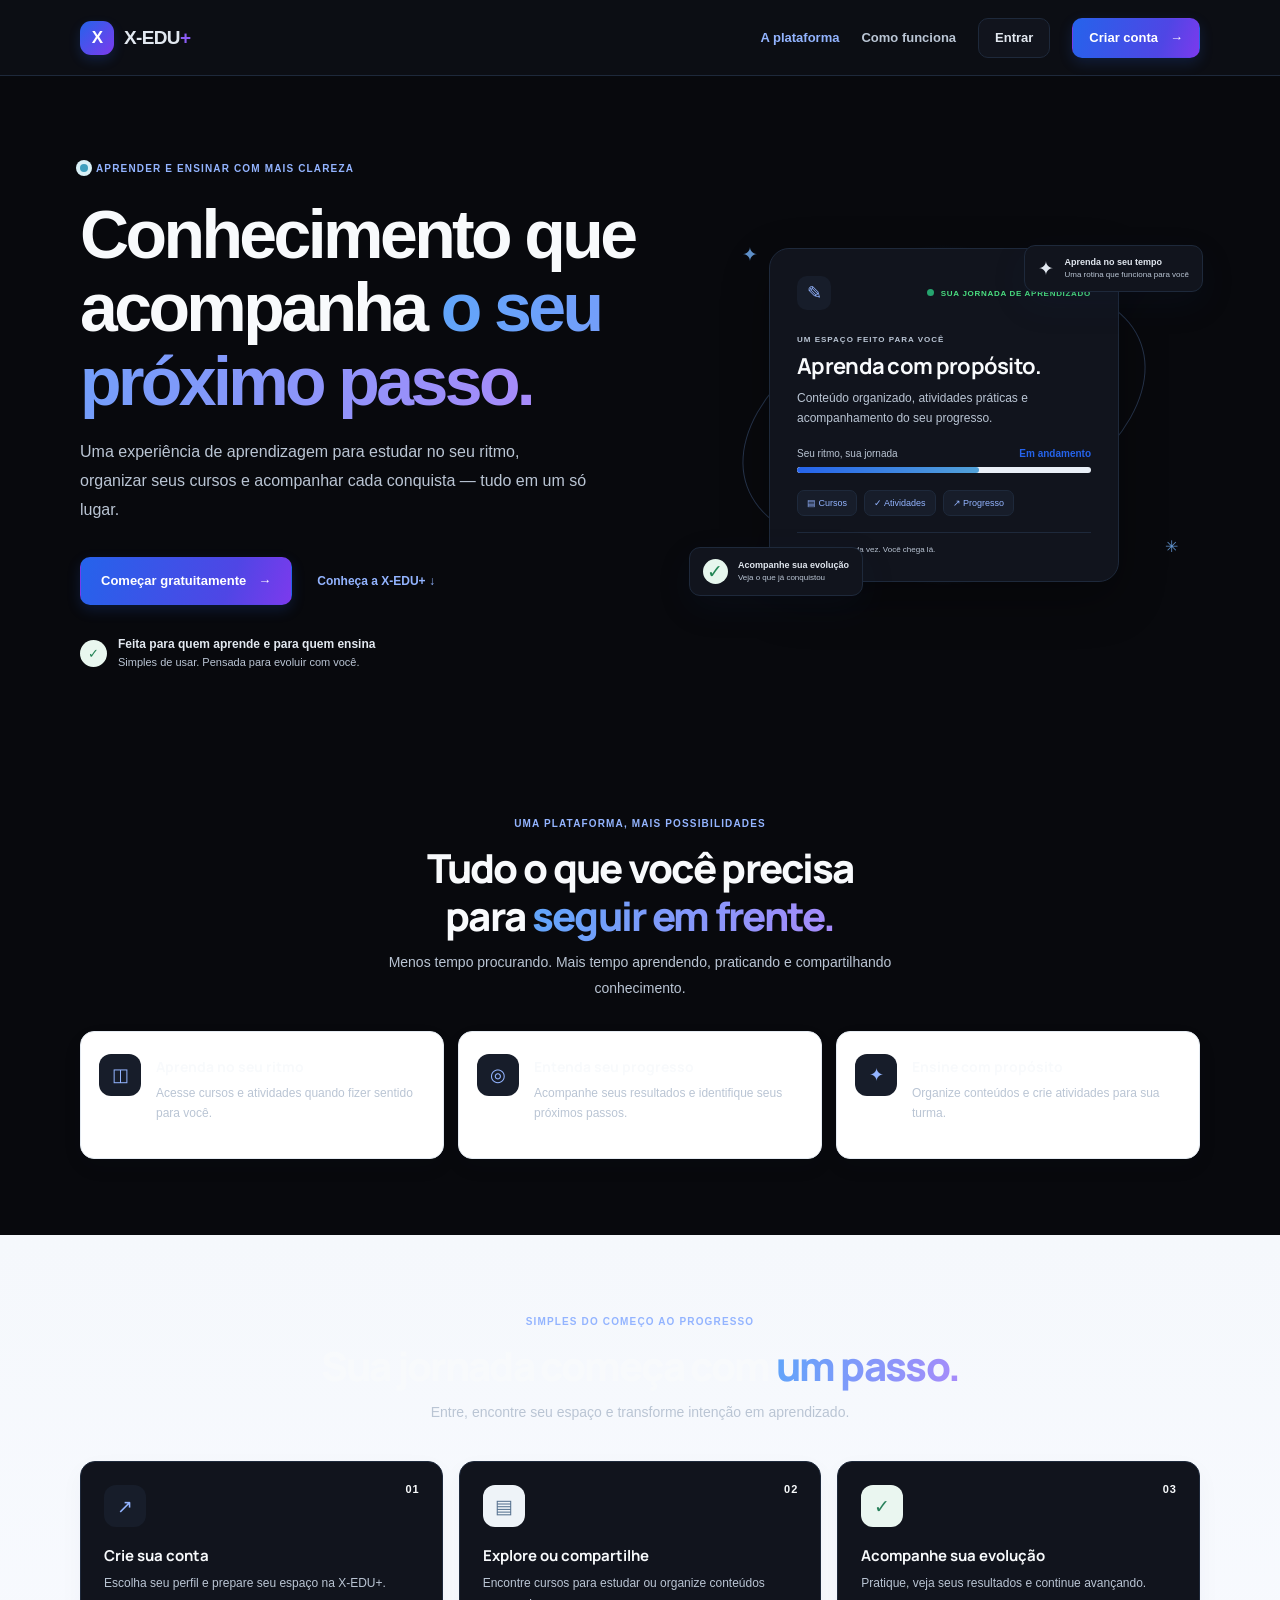
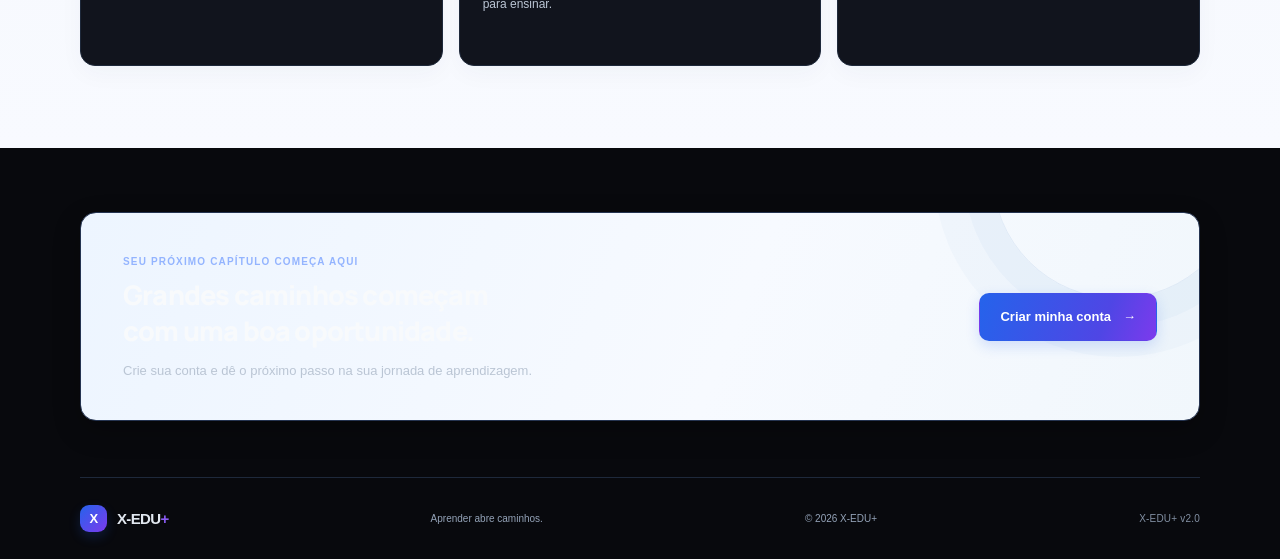
<file: cria site de/index.html>
<!doctype html>
<html lang="pt-BR">
<head>
  <meta charset="utf-8">
  <meta name="viewport" content="width=device-width, initial-scale=1">
  <meta name="theme-color" content="#f4f7fb">
  <meta name="description" content="Aprenda com mais autonomia e ensine com mais clareza. Cursos, atividades e acompanhamento em um só lugar com a X-EDU+.">
  <title>X-EDU+ — Aprendizagem que abre caminhos</title>
  <link rel="icon" type="image/svg+xml" href="favicon.svg">
  <link rel="preconnect" href="https://fonts.googleapis.com">
  <link rel="preconnect" href="https://fonts.gstatic.com" crossorigin>
  <link href="https://fonts.googleapis.com/css2?family=DM+Sans:wght@400;500;600;700&family=Manrope:wght@400;500;600;700;800&display=swap" rel="stylesheet">
  <link rel="stylesheet" href="css/style.css">
  <link rel="stylesheet" href="css/app-shell.css">
</head>
<body class="landing-page">
  <a class="skip-link" href="#conteudo">Pular para o conteúdo</a>
  <header class="site-header landing-header">
    <a class="brand" href="index.html" aria-label="X-EDU+ — página inicial"><span class="brand-mark" aria-hidden="true">X</span><span>X-EDU<span class="brand-accent">+</span></span></a>
    <nav class="header-nav" aria-label="Navegação principal">
      <a href="#plataforma">A plataforma</a>
      <a href="#como-funciona">Como funciona</a>
      <a class="button button-quiet" href="login.html">Entrar</a>
      <a class="button button-primary" href="cadastro.html">Criar conta <span aria-hidden="true">→</span></a>
    </nav>
  </header>

  <main id="conteudo">
    <section class="hero wrap" aria-labelledby="hero-title">
      <div class="hero-copy">
        <span class="eyebrow"><span class="eyebrow-dot" aria-hidden="true"></span> APRENDER E ENSINAR COM MAIS CLAREZA</span>
        <h1 id="hero-title">Conhecimento que acompanha <span class="text-gradient">o seu próximo passo.</span></h1>
        <p class="hero-lede">Uma experiência de aprendizagem para estudar no seu ritmo, organizar seus cursos e acompanhar cada conquista — tudo em um só lugar.</p>
        <div class="hero-actions">
          <a class="button button-primary button-large" href="cadastro.html">Começar gratuitamente <span aria-hidden="true">→</span></a>
          <a class="text-link" href="#plataforma">Conheça a X-EDU+ <span aria-hidden="true">↓</span></a>
        </div>
        <div class="hero-proof"><span class="proof-check" aria-hidden="true">✓</span><p><strong>Feita para quem aprende e para quem ensina</strong><br>Simples de usar. Pensada para evoluir com você.</p></div>
      </div>
      <div class="hero-art" role="img" aria-label="Prévia de uma área de estudos com cursos, atividades e progresso">
        <div class="art-orbit orbit-one" aria-hidden="true"></div><div class="art-orbit orbit-two" aria-hidden="true"></div>
        <span class="art-spark spark-one" aria-hidden="true">✦</span><span class="art-spark spark-two" aria-hidden="true">✳</span>
        <div class="study-card">
          <div class="study-top"><span class="study-icon" aria-hidden="true">✎</span><span class="live-pill"><i aria-hidden="true"></i> SUA JORNADA DE APRENDIZADO</span></div>
          <span class="study-label">UM ESPAÇO FEITO PARA VOCÊ</span>
          <h2>Aprenda com propósito.</h2>
          <p>Conteúdo organizado, atividades práticas e acompanhamento do seu progresso.</p>
          <div class="progress-row"><span>Seu ritmo, sua jornada</span><b>Em andamento</b></div><div class="progress-track" aria-hidden="true"><span></span></div>
          <div class="course-chips"><span>▤ Cursos</span><span>✓ Atividades</span><span>↗ Progresso</span></div>
          <div class="study-bottom"><span>Um passo de cada vez. Você chega lá.</span></div>
        </div>
        <div class="floating-note note-top" aria-hidden="true"><span>✦</span><div><b>Aprenda no seu tempo</b><small>Uma rotina que funciona para você</small></div></div>
        <div class="floating-note note-bottom" aria-hidden="true"><span class="note-check">✓</span><div><b>Acompanhe sua evolução</b><small>Veja o que já conquistou</small></div></div>
      </div>
    </section>

    <section class="landing-intro wrap" id="plataforma" aria-labelledby="platform-title">
      <div class="landing-section-heading"><span class="eyebrow">UMA PLATAFORMA, MAIS POSSIBILIDADES</span><h2 id="platform-title">Tudo o que você precisa para <span class="text-gradient">seguir em frente.</span></h2><p>Menos tempo procurando. Mais tempo aprendendo, praticando e compartilhando conhecimento.</p></div>
      <div class="feature-strip">
        <article class="feature"><span class="feature-icon icon-blue" aria-hidden="true">◫</span><div><h3>Aprenda no seu ritmo</h3><p>Acesse cursos e atividades quando fizer sentido para você.</p></div></article>
        <article class="feature"><span class="feature-icon icon-violet" aria-hidden="true">◎</span><div><h3>Entenda seu progresso</h3><p>Acompanhe seus resultados e identifique seus próximos passos.</p></div></article>
        <article class="feature"><span class="feature-icon icon-orange" aria-hidden="true">✦</span><div><h3>Ensine com propósito</h3><p>Organize conteúdos e crie atividades para sua turma.</p></div></article>
      </div>
    </section>

    <section class="how-section" id="como-funciona" aria-labelledby="how-title">
      <div class="wrap how-inner">
        <div class="landing-section-heading"><span class="eyebrow">SIMPLES DO COMEÇO AO PROGRESSO</span><h2 id="how-title">Sua jornada começa com <span class="text-gradient">um passo.</span></h2><p>Entre, encontre seu espaço e transforme intenção em aprendizado.</p></div>
        <div class="steps-grid">
          <article class="step-card"><span class="step-number">01</span><div class="step-icon" aria-hidden="true">↗</div><h3>Crie sua conta</h3><p>Escolha seu perfil e prepare seu espaço na X-EDU+.</p></article>
          <article class="step-card"><span class="step-number">02</span><div class="step-icon" aria-hidden="true">▤</div><h3>Explore ou compartilhe</h3><p>Encontre cursos para estudar ou organize conteúdos para ensinar.</p></article>
          <article class="step-card"><span class="step-number">03</span><div class="step-icon" aria-hidden="true">✓</div><h3>Acompanhe sua evolução</h3><p>Pratique, veja seus resultados e continue avançando.</p></article>
        </div>
      </div>
    </section>

    <section class="closing-cta wrap" aria-labelledby="closing-title"><div><span class="eyebrow">SEU PRÓXIMO CAPÍTULO COMEÇA AQUI</span><h2 id="closing-title">Grandes caminhos começam<br>com uma boa oportunidade.</h2><p>Crie sua conta e dê o próximo passo na sua jornada de aprendizagem.</p></div><a class="button button-primary button-large" href="cadastro.html">Criar minha conta <span aria-hidden="true">→</span></a></section>
  </main>
  <footer class="site-footer wrap"><a class="brand" href="index.html"><span class="brand-mark" aria-hidden="true">X</span><span>X-EDU<span class="brand-accent">+</span></span></a><p>Aprender abre caminhos.</p><span>© <span id="year"></span> X-EDU+</span><span class="app-version-label">X-EDU+ v2.0</span></footer>
  <script>document.getElementById('year').textContent=new Date().getFullYear()</script>
</body>
</html>
</file>
<file: cria site de/css/style.css>
:root {
  color-scheme: light;
  font-family: Inter, "Segoe UI", Arial, sans-serif;
  font-synthesis: none;
  text-rendering: optimizeLegibility;
  -webkit-font-smoothing: antialiased;
  --navy: #12243c;
  --ink: #1f334d;
  --body: #52677f;
  --muted: #71839a;
  --brand: #2563eb;
  --brand-dark: #1d4ed8;
  --brand-soft: #eff6ff;
  --sky: #dbeafe;
  --border: #dce5ef;
  --surface: #ffffff;
  --canvas: #f4f7fb;
  --green: #168255;
  --amber: #a96613;
  --red: #b42332;
  --radius: 16px;
  --shadow: 0 16px 44px rgba(20, 44, 79, .08);
}

* { box-sizing: border-box; }
html { min-width: 320px; scroll-behavior: smooth; }
body { min-width: 320px; margin: 0; background: var(--canvas); color: var(--ink); }
body, button, input, textarea, select { font-family: Inter, "Segoe UI", Arial, sans-serif; }
button, input, textarea, select { font-size: inherit; }
a { color: inherit; text-decoration: none; }
button { color: inherit; }
:focus-visible { outline: 3px solid rgba(37, 99, 235, .48); outline-offset: 3px; }
[hidden] { display: none !important; }
.wrap { width: min(1120px, calc(100% - 48px)); margin-inline: auto; }

.site-header { min-height: 76px; display: flex; align-items: center; justify-content: space-between; gap: 18px; padding: 12px max(24px, calc((100vw - 1120px) / 2)); background: rgba(255,255,255,.96); border-bottom: 1px solid var(--border); }
.brand { display: inline-flex; align-items: center; gap: 10px; flex: none; color: var(--navy); font-size: 19px; font-weight: 800; letter-spacing: -.65px; }
.brand-mark { width: 34px; height: 34px; display: grid; place-items: center; border-radius: 11px; background: var(--brand); color: #fff; font-size: 17px; font-weight: 800; box-shadow: 0 5px 12px rgba(37,99,235,.2); }
.brand-accent { color: var(--brand); }
.header-nav, .dashboard-nav { display: flex; align-items: center; gap: 22px; color: var(--body); font-size: 13px; font-weight: 600; }
.header-nav > a:first-child:hover, .header-back:hover, .text-link:hover { color: var(--brand); }
.button { min-height: 40px; display: inline-flex; align-items: center; justify-content: center; gap: 12px; padding: 10px 16px; border: 1px solid transparent; border-radius: 10px; cursor: pointer; font-size: 13px; font-weight: 700; line-height: 1.2; transition: background .16s ease, border-color .16s ease, box-shadow .16s ease, transform .16s ease; }
.button:hover:not(:disabled) { transform: translateY(-1px); }
.button:disabled { opacity: .62; cursor: wait; }
.button-primary { background: var(--brand); color: #fff; box-shadow: 0 5px 14px rgba(37,99,235,.18); }
.button-primary:hover:not(:disabled) { background: var(--brand-dark); box-shadow: 0 8px 18px rgba(37,99,235,.22); }
.button-quiet { background: #fff; border-color: var(--border); color: var(--ink); }
.button-quiet:hover:not(:disabled) { border-color: #b8c9dc; background: #f8fbff; }
.button-large { min-height: 48px; padding: 13px 20px; }
.button-full { width: 100%; justify-content: space-between; }

.eyebrow { display: inline-flex; align-items: center; gap: 8px; color: #42648c; font-size: 10px; font-weight: 800; letter-spacing: 1.15px; text-transform: uppercase; }
.eyebrow-dot { width: 8px; height: 8px; border-radius: 50%; background: #3f9fbe; box-shadow: 0 0 0 4px #d9f0f6; }
.text-link { color: var(--brand-dark); font-size: 12px; font-weight: 700; }

/* Landing page */
.hero { min-height: 520px; display: grid; grid-template-columns: 1.05fr .95fr; align-items: center; gap: 44px; padding-block: 56px 48px; }
.hero-copy { max-width: 570px; }
.hero h1 { margin: 20px 0 16px; color: var(--navy); font-size: clamp(42px, 5.4vw, 64px); font-weight: 800; letter-spacing: -3.2px; line-height: 1.06; }
.text-gradient { color: var(--brand); }
.hero-lede { max-width: 490px; margin: 0; color: var(--body); font-size: 15px; line-height: 1.8; }
.hero-actions { display: flex; align-items: center; gap: 22px; margin-top: 28px; }
.hero-proof { display: flex; align-items: center; gap: 12px; margin-top: 34px; }
.proof-avatars { display: flex; align-items: center; }
.proof-avatars span { width: 29px; height: 29px; display: grid; place-items: center; margin-left: -5px; border: 2px solid var(--canvas); border-radius: 50%; background: #d9eafe; color: #2253a6; font-size: 9px; font-weight: 800; }
.proof-avatars span:first-child { margin-left: 0; }
.proof-avatars span:nth-child(2) { background: #e2edf6; color: #36516f; }
.proof-avatars span:nth-child(3) { background: #cce9e4; color: #28746d; }
.proof-avatars span:nth-child(4) { background: #e7eefa; color: #4a6485; }
.hero-proof p { margin: 0; color: var(--muted); font-size: 10px; line-height: 1.6; }
.hero-proof strong { color: var(--ink); font-size: 11px; }
.hero-art { position: relative; min-height: 380px; display: grid; place-items: center; isolation: isolate; }
.hero-art::before { position: absolute; z-index: -1; width: 340px; height: 340px; border-radius: 50%; background: radial-gradient(circle, #e6f1ff 0%, #eff6ff 58%, rgba(239,246,255,0) 70%); content: ""; }
.art-orbit { position: absolute; border: 1px solid #d8e7f5; border-radius: 50%; transform: rotate(-20deg); }
.orbit-one { width: 420px; height: 240px; }
.orbit-two { width: 355px; height: 310px; transform: rotate(42deg); }
.study-card { position: relative; z-index: 1; width: min(310px, 78%); padding: 23px; border: 1px solid #e0e8f1; border-radius: 17px; background: #fff; box-shadow: var(--shadow); }
.study-top { display: flex; align-items: center; justify-content: space-between; }
.study-icon { width: 34px; height: 34px; display: grid; place-items: center; border-radius: 10px; background: var(--brand-soft); color: var(--brand); font-size: 18px; }
.live-pill { color: var(--green); font-size: 8px; font-weight: 800; letter-spacing: .7px; }
.live-pill i { display: inline-block; width: 7px; height: 7px; margin-right: 4px; border-radius: 50%; background: #25a46e; }
.study-label { display: block; margin-top: 22px; color: var(--muted); font-size: 8px; font-weight: 800; letter-spacing: 1px; }
.study-card h2 { margin: 7px 0; color: var(--navy); font-size: 19px; letter-spacing: -.45px; }
.study-card > p { margin: 0; color: var(--body); font-size: 10px; line-height: 1.7; }
.progress-row { display: flex; justify-content: space-between; margin-top: 19px; color: var(--muted); font-size: 9px; }
.progress-row b { color: var(--brand); }
.progress-track { height: 6px; margin-top: 8px; overflow: hidden; border-radius: 8px; background: #e9eff7; }
.progress-track span { display: block; width: 62%; height: 100%; border-radius: inherit; background: linear-gradient(90deg, #2563eb, #53a3da); }
.course-chips { display: flex; flex-wrap: wrap; gap: 7px; margin-top: 17px; }
.course-chips span { padding: 7px 9px; border: 1px solid #e5edf5; border-radius: 7px; background: #f8fbff; color: var(--body); font-size: 8px; }
.study-bottom { display: flex; align-items: center; gap: 9px; margin-top: 16px; padding-top: 12px; border-top: 1px solid #edf1f5; color: var(--muted); font-size: 8px; }
.mini-avatars { display: flex; padding-left: 4px; }
.mini-avatars i { width: 19px; height: 19px; display: grid; place-items: center; margin-left: -4px; border: 2px solid white; border-radius: 50%; background: #d9eafe; color: #355a87; font-size: 7px; font-style: normal; }
.mini-avatars i:nth-child(2) { background: #e4edf4; }
.mini-avatars i:nth-child(3) { background: #d2ece4; }
.floating-note { position: absolute; z-index: 2; display: flex; align-items: center; gap: 10px; padding: 11px 13px; border: 1px solid #e3eaf2; border-radius: 11px; background: #fff; box-shadow: 0 10px 30px rgba(20,44,79,.1); }
.floating-note > span:first-child { font-size: 19px; }
.floating-note b, .floating-note small { display: block; }
.floating-note b { color: var(--ink); font-size: 9px; }
.floating-note small { margin-top: 3px; color: var(--muted); font-size: 8px; }
.note-top { top: 45px; right: -3px; }
.note-bottom { bottom: 34px; left: 0; }
.note-check { width: 25px; height: 25px; display: grid; place-items: center; border-radius: 50%; background: #e6f6ed; color: #218554; font-size: 13px; font-weight: 800; }
.art-spark { position: absolute; color: #6092cc; }
.spark-one { top: 43px; left: 53px; font-size: 19px; }
.spark-two { right: 22px; bottom: 74px; font-size: 16px; }
.feature-strip { display: grid; grid-template-columns: repeat(3, 1fr); gap: 28px; padding: 24px 0 29px; border-top: 1px solid var(--border); border-bottom: 1px solid var(--border); }
.feature { display: flex; align-items: flex-start; gap: 13px; }
.feature-icon { width: 38px; height: 38px; display: grid; flex: none; place-items: center; border-radius: 11px; font-size: 16px; }
.icon-blue { background: #eaf2ff; color: #2d69c8; }
.icon-violet { background: #edf3fa; color: #567393; }
.icon-orange { background: #eaf5f6; color: #267f89; }
.feature h3 { margin: 3px 0 5px; color: var(--ink); font-size: 12px; }
.feature p { margin: 0; color: var(--muted); font-size: 10px; line-height: 1.65; }
.closing-cta { display: flex; align-items: center; justify-content: space-between; gap: 20px; margin-top: 42px; margin-bottom: 40px; padding: 30px 36px; border: 1px solid #d8e6f5; border-radius: var(--radius); background: linear-gradient(112deg, #eaf3ff, #f5faff); }
.closing-cta h2 { margin: 8px 0 0; color: var(--navy); font-size: 22px; line-height: 1.4; letter-spacing: -.55px; }
.site-footer { min-height: 70px; display: flex; align-items: center; justify-content: space-between; gap: 12px; border-top: 1px solid var(--border); color: var(--muted); font-size: 10px; }
.site-footer .brand { font-size: 15px; }
.site-footer .brand-mark { width: 27px; height: 27px; border-radius: 9px; font-size: 13px; }
.site-footer p { margin: 0; }

/* Authentication pages */
.auth-page { min-height: 100vh; background: linear-gradient(180deg, #eef4fb 0%, #f5f8fc 40%); }
.auth-header { background: rgba(255,255,255,.9); }
.header-back { color: var(--muted); font-size: 12px; font-weight: 600; }
.auth-layout { width: min(1000px, calc(100% - 48px)); min-height: min(690px, calc(100vh - 132px)); display: grid; grid-template-columns: 1fr .94fr; margin: 28px auto 36px; overflow: hidden; border: 1px solid var(--border); border-radius: 20px; background: #fff; box-shadow: var(--shadow); }
.auth-card { width: 100%; max-width: 520px; align-self: center; margin: auto; padding: 48px 52px 32px; }
.auth-card .eyebrow { color: #38669f; }
.auth-card h1 { margin: 12px 0 8px; color: var(--navy); font-size: 31px; letter-spacing: -1.2px; }
.auth-intro { margin: 0 0 24px; color: var(--muted); font-size: 12px; line-height: 1.7; }
.auth-card form > label, .label-row label { display: block; margin: 15px 0 7px; color: #394f6a; font-size: 11px; font-weight: 700; }
.auth-card input:not([type=radio]) { width: 100%; height: 44px; padding: 0 12px; border: 1px solid var(--border); border-radius: 9px; outline: none; background: #fbfdff; color: var(--ink); font-size: 12px; transition: border-color .15s, box-shadow .15s; }
.auth-card input::placeholder { color: #94a3b5; }
.auth-card input:focus { border-color: #72a2ec; box-shadow: 0 0 0 3px rgba(37,99,235,.12); }
.label-row { display: flex; align-items: center; justify-content: space-between; }
.label-row .label-hint { color: var(--muted); font-size: 9px; }
.password-wrap { position: relative; }
.password-wrap input { padding-right: 42px !important; }
.toggle-password { position: absolute; top: 50%; right: 9px; transform: translateY(-50%); padding: 5px; border: 0; background: transparent; color: var(--muted); cursor: pointer; font-size: 15px; }
.auth-card .button-full { margin-top: 20px; }
.auth-switch { margin: 18px 0 14px; color: var(--muted); font-size: 10px; text-align: center; }
.auth-switch a, .forgot-link { color: var(--brand-dark); font-weight: 700; }
.auth-footnote { color: var(--muted); font-size: 9px; text-align: center; }
.auth-footnote span { margin-right: 4px; }
.auth-aside { position: relative; display: flex; align-items: center; overflow: hidden; padding: 48px 43px; background: linear-gradient(147deg, #164b83, #1e64ae 62%, #2d83bd); color: #fff; }
.auth-aside::after { position: absolute; top: -120px; right: -190px; width: 390px; height: 390px; border: 1px solid rgba(255,255,255,.18); border-radius: 50%; box-shadow: 0 0 0 34px rgba(255,255,255,.07), 0 0 0 72px rgba(255,255,255,.045); content: ""; }
.aside-content { position: relative; z-index: 1; }
.aside-star { color: #c9e7ff; font-size: 25px; }
.aside-kicker { margin: 20px 0 14px; color: #cde4f8; font-size: 8px; letter-spacing: 1.5px; }
.aside-content h2 { margin: 0; font-size: 33px; line-height: 1.3; letter-spacing: -1.25px; }
.aside-content > p:not(.aside-kicker) { max-width: 290px; margin: 17px 0 0; color: #e1effb; font-size: 11px; line-height: 1.85; }
.aside-signature { display: flex; align-items: center; gap: 9px; margin-top: 34px; color: #e2effa; font-size: 9px; }
.signature-line { width: 22px; height: 1px; background: #c6e1f6; }
.aside-decoration { position: absolute; border: 1px solid rgba(255,255,255,.14); border-radius: 50%; }
.aside-decoration-one { right: -65px; bottom: 25px; width: 205px; height: 205px; }
.aside-decoration-two { top: -65px; right: 140px; width: 120px; height: 120px; }
.aside-page-number { position: absolute; right: 25px; bottom: 21px; color: #d1e4f5; font-size: 8px; letter-spacing: 1.4px; }
.aside-page-number span { margin-inline: 5px; color: #b8def5; }
.auth-mobile-brand { display: none; }
.form-message { margin: 0 0 13px; padding: 10px 12px; border: 1px solid transparent; border-radius: 9px; font-size: 11px; line-height: 1.6; }
.form-message.is-error { border-color: #f1c9cd; background: #fff2f3; color: var(--red); }
.form-message.is-success { border-color: #bfe5d1; background: #effaf4; color: #176944; }
.role-fieldset { margin: 18px 0 0; padding: 0; border: 0; }
.role-fieldset legend { margin-bottom: 9px; color: #394f6a; font-size: 11px; font-weight: 700; }
.role-options { display: grid; grid-template-columns: 1fr 1fr; gap: 10px; }
.role-option { cursor: pointer; }
.role-option > input { position: absolute; width: 1px; height: 1px; opacity: 0; }
.role-card { position: relative; min-height: 61px; display: flex; align-items: center; gap: 9px; padding: 9px; border: 1px solid var(--border); border-radius: 9px; background: #fff; transition: border-color .15s, background .15s; }
.role-option > input:checked + .role-card { border-color: #78a8ed; background: #f4f8ff; }
.role-option > input:focus-visible + .role-card { outline: 3px solid rgba(37,99,235,.4); outline-offset: 2px; }
.role-icon { width: 31px; height: 31px; display: grid; place-items: center; border-radius: 9px; font-size: 15px; }
.role-icon-student { background: #eaf2ff; color: var(--brand); }
.role-icon-teacher { background: #e8f3f6; color: #267589; }
.role-card b, .role-card small { display: block; }
.role-card b { color: var(--ink); font-size: 10px; }
.role-card small { margin-top: 3px; color: var(--muted); font-size: 9px; }
.role-radio { width: 13px; height: 13px; margin-left: auto; border: 1px solid #c0ccd9; border-radius: 50%; }
.role-option > input:checked + .role-card .role-radio { border: 4px solid var(--brand); }
.teacher-note { margin: 10px 0 0; padding: 9px 10px; border: 1px solid #d4e7f3; border-radius: 7px; background: #f2f9fc; color: #45687b; font-size: 10px; line-height: 1.55; }

/* Shared dashboards */
.dashboard-page { min-height: 100vh; background: var(--canvas); }
.dashboard-header { padding-inline: max(24px, calc((100vw - 1120px) / 2)); background: #fff; }
.dashboard-nav { gap: 17px; }
.nav-greeting { color: var(--muted); font-size: 11px; }
.dashboard { padding-top: 38px; padding-bottom: 44px; }
.dashboard-welcome { display: flex; align-items: center; justify-content: space-between; gap: 16px; margin-bottom: 25px; }
.dashboard-welcome h1 { margin: 9px 0 5px; color: var(--navy); font-size: 32px; letter-spacing: -1.2px; }
.dashboard-welcome p { margin: 0; color: var(--muted); font-size: 12px; line-height: 1.65; }
.wave { color: #2d82bd; font-size: 19px; }
.user-avatar { width: 43px; height: 43px; display: grid; flex: none; place-items: center; border: 1px solid #d0e3f8; border-radius: 50%; background: #eaf3ff; color: var(--brand-dark); font-weight: 800; }
.dashboard-grid { display: grid; grid-template-columns: 2fr 1fr 1fr; gap: 13px; }
.welcome-card, .stat-card { min-height: 160px; border: 1px solid var(--border); border-radius: 13px; background: #fff; }
.welcome-card { position: relative; overflow: hidden; padding: 22px; border-color: #d5e5f4; background: linear-gradient(115deg, #eaf3ff, #f7fbff); }
.welcome-card-copy { position: relative; z-index: 1; }
.welcome-card h2 { margin: 9px 0 7px; color: var(--navy); font-size: 18px; line-height: 1.45; letter-spacing: -.4px; }
.welcome-card p { max-width: 320px; margin: 0; color: var(--body); font-size: 10px; line-height: 1.7; }
.welcome-illustration { position: absolute; top: 26px; right: 18px; width: 100px; height: 105px; display: grid; place-items: center; transform: rotate(10deg); border-radius: 42% 58% 50% 50%; background: #d4e7fb; color: #316caa; font-size: 40px; }
.book-spark { position: absolute; top: 0; right: 8px; color: #3887b1; font-size: 18px; }
.stat-card { display: flex; flex-direction: column; align-items: flex-start; padding: 17px; }
.stat-icon { width: 30px; height: 30px; display: grid; place-items: center; border-radius: 9px; }
.stat-blue { background: #eaf2ff; color: #2e68bd; }
.stat-violet { background: #edf3fa; color: #567393; }
.stat-orange { background: #eaf5f6; color: #267f89; }
.stat-label { margin-top: 10px; color: var(--muted); font-size: 10px; }
.stat-card strong { margin-top: 3px; color: var(--navy); font-size: 22px; }
.stat-card small { margin-top: 2px; color: #8797aa; font-size: 9px; }
.dashboard-section { margin-top: 30px; }
.section-heading { display: flex; align-items: end; justify-content: space-between; margin-bottom: 13px; }
.section-heading h2 { margin: 5px 0 0; color: var(--navy); font-size: 18px; letter-spacing: -.4px; }
.quiet-label { padding: 6px 8px; border-radius: 5px; background: #edf4fb; color: #55728e; font-size: 8px; font-weight: 800; letter-spacing: .8px; }
.empty-state { min-height: 165px; display: flex; flex-direction: column; align-items: center; justify-content: center; padding: 24px; border: 1px dashed #cbd7e4; border-radius: 12px; background: #fff; text-align: center; }
.empty-icon { width: 34px; height: 34px; display: grid; place-items: center; border-radius: 10px; background: var(--brand-soft); color: var(--brand); font-size: 16px; }
.empty-state h3 { margin: 11px 0 4px; color: var(--ink); font-size: 12px; }
.empty-state p { margin: 0; color: var(--muted); font-size: 10px; line-height: 1.6; }
.teacher-welcome { border-color: #d5e5ec; background: linear-gradient(115deg, #e9f5f8, #f5fbfc); }
.teacher-welcome .welcome-illustration { background: #d2e9ef; color: #287b93; }
.teacher-welcome .book-spark { color: #397eab; }
.pending-wrap { min-height: calc(100vh - 180px); display: grid; place-items: center; padding: 32px; }
.pending-card { width: min(460px, 100%); padding: 40px 42px; border: 1px solid var(--border); border-radius: 17px; background: #fff; box-shadow: var(--shadow); text-align: center; }
.pending-icon { width: 54px; height: 54px; display: grid; place-items: center; margin: 0 auto 18px; border-radius: 16px; background: #fff5e7; color: #a96613; font-size: 25px; }
.pending-card .eyebrow { justify-content: center; }
.pending-card h1 { margin: 11px 0; color: var(--navy); font-size: 32px; letter-spacing: -1px; }
.pending-card > p { margin: 0; color: var(--body); font-size: 12px; line-height: 1.8; }
.pending-status { display: inline-flex; align-items: center; gap: 7px; margin: 21px 0; padding: 9px 12px; border: 1px solid #f0dfbf; border-radius: 20px; background: #fff8ec; color: #8c5e1c; font-size: 10px; font-weight: 700; }
.status-dot { width: 7px; height: 7px; border-radius: 50%; background: #cf8e2c; }
.pending-card > .text-link { display: block; }
.pending-card strong { color: var(--ink); }

@media (max-width: 880px) {
  .wrap { width: min(100% - 40px, 700px); }
  .site-header { min-height: 68px; padding-inline: 20px; }
  .header-nav, .dashboard-nav { gap: 12px; }
  .hero { grid-template-columns: 1fr; gap: 0; padding-block: 46px 30px; }
  .hero-copy { margin-inline: auto; text-align: center; }
  .hero-copy > .eyebrow { justify-content: center; }
  .hero-lede { margin-inline: auto; }
  .hero-actions, .hero-proof { justify-content: center; }
  .hero-art { min-height: 330px; }
  .feature-strip { gap: 17px; }
  .feature { gap: 9px; }
  .feature-icon { width: 33px; height: 33px; }
  .auth-layout { width: min(100% - 32px, 600px); display: block; min-height: 0; margin-block: 20px; }
  .auth-card { max-width: 520px; padding: 38px 40px 28px; }
  .auth-aside { display: none; }
  .dashboard-header { padding-inline: 20px; }
  .dashboard { padding-top: 32px; }
  .dashboard-grid { grid-template-columns: 1fr 1fr; }
  .welcome-card { grid-column: 1 / -1; }
}
@media (max-width: 560px) {
  .wrap { width: calc(100% - 32px); }
  .site-header { padding-inline: 16px; }
  .brand { gap: 8px; font-size: 17px; }
  .brand-mark { width: 31px; height: 31px; }
  .header-nav { gap: 7px; }
  .header-nav > a:first-child { display: none; }
  .header-nav .button { min-height: 36px; padding: 8px 10px; font-size: 11px; }
  .hero { padding-top: 42px; }
  .hero { overflow: clip; }
  .hero h1 { font-size: clamp(38px, 11vw, 49px); letter-spacing: -2px; }
  .hero-lede { font-size: 13px; }
  .hero-actions { flex-wrap: wrap; gap: 14px; }
  .hero-art { min-height: 300px; margin-bottom: -10px; }
  .floating-note { display: none; }
  .study-card { width: min(295px, 83%); padding: 19px; }
  .orbit-one { width: 340px; height: 210px; }
  .orbit-two { width: 300px; height: 270px; }
  .note-top { top: 24px; right: -4px; }
  .note-bottom { bottom: 20px; left: -3px; }
  .feature-strip { grid-template-columns: 1fr; gap: 15px; padding-block: 20px; }
  .feature h3 { font-size: 11px; }
  .feature p { font-size: 9px; }
  .closing-cta { display: block; margin-block: 24px 30px; padding: 22px; }
  .closing-cta h2 { font-size: 19px; }
  .closing-cta .button { margin-top: 17px; }
  .site-footer { min-height: 64px; flex-wrap: wrap; padding-block: 12px; }
  .site-footer p { display: none; }
  .site-footer > span { max-width: 52%; overflow-wrap: anywhere; text-align: right; }
  .auth-header .header-back span { display: none; }
  .auth-layout { width: calc(100% - 22px); margin-block: 12px; border-radius: 14px; }
  .auth-card { padding: 27px 22px 23px; }
  .auth-card h1 { font-size: 27px; }
  .auth-mobile-brand { display: inline-flex; margin-bottom: 19px; }
  .auth-card-register { padding-top: 22px; }
  .auth-card-register .auth-mobile-brand { margin-bottom: 14px; }
  .role-options { gap: 7px; }
  .role-card { gap: 7px; padding: 7px; }
  .role-icon { width: 28px; height: 28px; }
  .dashboard-header { padding-inline: 15px; }
  .dashboard-nav { gap: 7px; }
  .nav-greeting { display: none; }
  .dashboard-nav .button { min-height: 36px; padding: 8px 11px; }
  .dashboard { padding-top: 26px; }
  .dashboard-welcome h1 { font-size: 27px; }
  .dashboard-welcome p { max-width: 260px; font-size: 10px; }
  .dashboard-grid { gap: 9px; }
  .welcome-card { min-height: 174px; padding: 17px; }
  .welcome-card h2 { font-size: 16px; }
  .welcome-card p { max-width: 220px; }
  .welcome-illustration { top: 62px; right: -13px; transform: scale(.78) rotate(10deg); }
  .stat-card { min-height: 132px; padding: 13px 11px; }
  .stat-label { font-size: 9px; }
  .stat-card strong { font-size: 19px; }
  .pending-wrap { padding: 20px; }
  .pending-card { padding: 31px 22px; }
}
@media (prefers-reduced-motion: reduce) {
  *, *::before, *::after { scroll-behavior: auto !important; animation-duration: .01ms !important; animation-iteration-count: 1 !important; transition-duration: .01ms !important; }
}

/* Polimento visual e movimento da página inicial */
:root {
  --shadow-soft: 0 10px 30px rgba(20, 44, 79, .06);
  --shadow-hover: 0 20px 48px rgba(20, 44, 79, .12);
}
html { scroll-padding-top: 24px; }
::selection { background: #d9e9ff; color: var(--navy); }
.site-header { position: relative; z-index: 5; backdrop-filter: blur(14px); }
.brand { transition: color .2s ease, transform .2s ease; }
.brand:hover { color: var(--brand); transform: translateY(-1px); }
.brand-mark { transition: transform .25s ease, box-shadow .25s ease; }
.brand:hover .brand-mark { transform: rotate(-7deg) scale(1.06); box-shadow: 0 8px 18px rgba(37,99,235,.28); }
.header-nav > a:first-child { position: relative; transition: color .2s ease; }
.header-nav > a:first-child::after { position: absolute; right: 0; bottom: -5px; left: 0; height: 2px; border-radius: 2px; background: var(--brand); content: ""; transform: scaleX(0); transform-origin: left; transition: transform .2s ease; }
.header-nav > a:first-child:hover::after { transform: scaleX(1); }
.button { position: relative; overflow: hidden; transition: transform .22s cubic-bezier(.2,.8,.2,1), background .2s ease, border-color .2s ease, box-shadow .22s ease; }
.button-primary { background-image: linear-gradient(110deg, var(--brand), #3676eb 55%, #2582cf); background-size: 160% 100%; transition: transform .22s cubic-bezier(.2,.8,.2,1), background-position .35s ease, box-shadow .22s ease; }
.button-primary:hover:not(:disabled) { background-position: 100% 0; transform: translateY(-2px); box-shadow: 0 11px 24px rgba(37,99,235,.25); }
.button-quiet:hover:not(:disabled) { transform: translateY(-1px); box-shadow: var(--shadow-soft); }
.button span[aria-hidden="true"], .text-link span[aria-hidden="true"] { display: inline-block; transition: transform .2s ease; }
.button:hover span[aria-hidden="true"] { transform: translateX(3px); }
.text-link:hover span[aria-hidden="true"] { transform: translateY(3px); }
.hero { position: relative; }
.hero-copy > * { animation: home-enter .7s both; }
.hero-copy > .eyebrow { animation-delay: .05s; }
.hero-copy > h1 { animation-delay: .13s; }
.hero-copy > .hero-lede { animation-delay: .21s; }
.hero-copy > .hero-actions { animation-delay: .29s; }
.hero-copy > .hero-proof { animation-delay: .37s; }
.hero-art { animation: home-enter .9s .12s both; }
.hero h1 { text-wrap: balance; }
.text-gradient { background: linear-gradient(105deg, #2563eb 8%, #358bd1 48%, #4970d4 90%); background-clip: text; -webkit-text-fill-color: transparent; }
.eyebrow-dot { animation: dot-breathe 2.8s ease-in-out infinite; }
.hero-art::before { animation: glow-breathe 7s ease-in-out infinite; }
.art-orbit { animation: orbit-drift 16s ease-in-out infinite alternate; }
.orbit-two { animation-delay: -7s; }
.study-card { transition: transform .35s cubic-bezier(.2,.8,.2,1), box-shadow .35s ease; animation: card-arrive .85s .22s both, card-float 7s 1.2s ease-in-out infinite; }
.study-card:hover { transform: translateY(-5px) rotate(-.5deg); box-shadow: var(--shadow-hover); }
.course-chips span { transition: transform .2s ease, border-color .2s ease, background .2s ease; }
.course-chips span:hover { transform: translateY(-2px); border-color: #c8dcf4; background: #eef6ff; }
.floating-note { box-shadow: 0 12px 34px rgba(20,44,79,.12); animation: note-float 5.5s ease-in-out infinite; transition: box-shadow .2s ease; }
.note-bottom { animation-delay: -2.5s; }
.floating-note:hover { box-shadow: 0 17px 38px rgba(20,44,79,.16); }
.art-spark { animation: spark-glint 3s ease-in-out infinite; }
.spark-two { animation-delay: -1.4s; }
.feature-strip { position: relative; }
.feature { padding: 8px; border-radius: 13px; transition: transform .25s ease, background .25s ease; }
.feature:hover { transform: translateY(-4px); background: rgba(255,255,255,.72); }
.feature-icon { transition: transform .25s cubic-bezier(.2,.8,.2,1), box-shadow .25s ease; }
.feature:hover .feature-icon { transform: rotate(-6deg) scale(1.08); box-shadow: 0 8px 18px rgba(37,99,235,.1); }
.closing-cta { position: relative; overflow: hidden; box-shadow: var(--shadow-soft); transition: transform .3s ease, box-shadow .3s ease; }
.closing-cta::after { position: absolute; top: -80%; right: -4%; width: 250px; height: 250px; border: 1px solid rgba(83,133,194,.12); border-radius: 50%; box-shadow: 0 0 0 28px rgba(83,133,194,.045), 0 0 0 58px rgba(83,133,194,.035); content: ""; pointer-events: none; }
.closing-cta > * { position: relative; z-index: 1; }
.closing-cta:hover { transform: translateY(-3px); box-shadow: var(--shadow-hover); }
.site-footer { color: #71839a; }
.auth-layout, .pending-card { box-shadow: 0 22px 60px rgba(20,44,79,.09); }
.auth-card input:not([type=radio]), .course-form input, .course-form textarea, .dialog-label input, .dialog-label textarea, .question-item input, .question-item textarea, select { transition: border-color .2s ease, box-shadow .2s ease, background .2s ease; }
.auth-card input:not([type=radio]):hover, .course-form input:hover, .course-form textarea:hover { border-color: #bdcfe3; }
.role-card { transition: transform .2s ease, border-color .2s ease, background .2s ease, box-shadow .2s ease; }
.role-option:hover .role-card { transform: translateY(-2px); box-shadow: var(--shadow-soft); }
.welcome-card, .stat-card, .empty-state, .learning-panel, .learning-course, .course-lesson { box-shadow: 0 5px 18px rgba(20,44,79,.035); }
.learning-course, .quiz-list-item, .result-row { transition: transform .2s ease, border-color .2s ease, box-shadow .2s ease; }
.learning-course:hover, .quiz-list-item:hover, .result-row:hover { transform: translateY(-2px); box-shadow: var(--shadow-soft); }

@keyframes home-enter { from { opacity: 0; transform: translateY(17px); } to { opacity: 1; transform: translateY(0); } }
@keyframes card-arrive { from { opacity: 0; transform: translateY(22px) scale(.97); } to { opacity: 1; transform: translateY(0) scale(1); } }
@keyframes card-float { 0%, 100% { translate: 0 0; } 50% { translate: 0 -7px; } }
@keyframes note-float { 0%, 100% { translate: 0 0; } 50% { translate: 0 -8px; } }
@keyframes orbit-drift { from { rotate: -3deg; scale: .98; } to { rotate: 3deg; scale: 1.02; } }
@keyframes glow-breathe { 0%, 100% { opacity: .72; scale: .98; } 50% { opacity: 1; scale: 1.04; } }
@keyframes dot-breathe { 0%, 100% { box-shadow: 0 0 0 4px #d9f0f6; } 50% { box-shadow: 0 0 0 7px rgba(217,240,246,.45); } }
@keyframes spark-glint { 0%, 100% { opacity: .55; scale: .85; rotate: -8deg; } 50% { opacity: 1; scale: 1.12; rotate: 8deg; } }

@media (max-width: 880px) {
  .feature { padding: 6px; }
  .closing-cta { padding: 27px 30px; }
}
@media (max-width: 560px) {
  .hero-copy > * { animation-duration: .55s; }
  .study-card { animation: card-arrive .75s .15s both, card-float 7s 1s ease-in-out infinite; }
  .feature:hover { transform: none; background: transparent; }
  .closing-cta { box-shadow: var(--shadow-soft); }
}
@media (prefers-reduced-motion: reduce) {
  .hero-copy > *, .hero-art, .study-card, .floating-note, .art-orbit, .art-spark, .eyebrow-dot, .hero-art::before { animation: none !important; }
  .study-card { translate: none; }
}

/* Landing page profissional */
.landing-page { background: #fff; }
.landing-header { position: sticky; top: 0; border-bottom-color: rgba(220,229,239,.8); background: rgba(255,255,255,.88); backdrop-filter: blur(18px); }
.skip-link { position: fixed; z-index: 20; top: 10px; left: 10px; padding: 10px 14px; transform: translateY(-150%); border-radius: 8px; background: var(--navy); color: #fff; font-size: 13px; font-weight: 700; }
.skip-link:focus { transform: translateY(0); }
.landing-page .hero { min-height: 620px; padding-block: 82px 72px; }
.landing-page .hero-copy { max-width: 600px; }
.landing-page .hero h1 { max-width: 620px; margin-block: 22px 20px; font-size: clamp(45px, 5.5vw, 68px); letter-spacing: -3.6px; line-height: 1.08; }
.landing-page .hero-lede { max-width: 510px; font-size: 16px; line-height: 1.8; }
.landing-page .hero-actions { gap: 25px; margin-top: 32px; }
.landing-page .hero-proof { gap: 11px; margin-top: 30px; }
.proof-check { width: 27px; height: 27px; display: grid; flex: none; place-items: center; border-radius: 50%; background: #e9f7ef; color: #238255; font-size: 13px; font-weight: 800; }
.landing-page .hero-proof p { font-size: 11px; }
.landing-page .hero-proof strong { font-size: 12px; }
.landing-page .hero-art { min-height: 430px; }
.landing-page .study-card { width: min(350px, 82%); padding: 27px; border-radius: 20px; }
.landing-page .study-label { margin-top: 25px; }
.landing-page .study-card h2 { font-family: Manrope, Inter, sans-serif; font-size: 22px; letter-spacing: -.7px; }
.landing-page .study-card > p { font-size: 12px; }
.landing-page .progress-row { font-size: 10px; }
.landing-page .course-chips span { font-size: 9px; }
.landing-intro { padding-block: 70px 76px; }
.landing-section-heading { max-width: 650px; margin: 0 auto 30px; text-align: center; }
.landing-section-heading .eyebrow { justify-content: center; }
.landing-section-heading h2 { margin: 13px 0 10px; color: var(--navy); font: 800 clamp(28px, 3.6vw, 40px)/1.2 Manrope, Inter, sans-serif; letter-spacing: -1.7px; text-wrap: balance; }
.landing-section-heading > p { max-width: 550px; margin: 0 auto; color: var(--body); font-size: 14px; line-height: 1.8; }
.landing-page .feature-strip { gap: 14px; padding: 0; border: 0; }
.landing-page .feature { min-height: 128px; gap: 15px; padding: 22px 18px; border: 1px solid #e5ebf2; border-radius: 14px; background: #fff; box-shadow: 0 8px 24px rgba(20,44,79,.04); }
.landing-page .feature-icon { width: 42px; height: 42px; border-radius: 12px; font-size: 18px; }
.landing-page .feature h3 { margin: 3px 0 7px; font: 700 14px Manrope, Inter, sans-serif; }
.landing-page .feature p { font-size: 12px; line-height: 1.7; }
.landing-page .feature:hover { border-color: #d2dfed; background: #fff; box-shadow: 0 14px 32px rgba(20,44,79,.08); }
.how-section { padding-block: 76px 82px; background: linear-gradient(180deg, #f5f8fc 0%, #f8faff 100%); }
.how-inner .landing-section-heading { margin-bottom: 36px; }
.steps-grid { display: grid; grid-template-columns: repeat(3, minmax(0,1fr)); gap: 16px; }
.step-card { position: relative; min-height: 205px; padding: 23px; border: 1px solid #e2eaf3; border-radius: 15px; background: rgba(255,255,255,.9); box-shadow: 0 8px 24px rgba(20,44,79,.035); transition: transform .25s ease, box-shadow .25s ease, border-color .25s ease; }
.step-card:hover { transform: translateY(-4px); border-color: #cbdcf0; box-shadow: 0 16px 34px rgba(20,44,79,.08); }
.step-number { position: absolute; top: 21px; right: 22px; color: #9aabc0; font-size: 11px; font-weight: 800; letter-spacing: 1px; }
.step-icon { width: 42px; height: 42px; display: grid; place-items: center; margin-bottom: 18px; border-radius: 12px; background: #edf4ff; color: var(--brand); font-size: 19px; font-weight: 700; }
.step-card:nth-child(2) .step-icon { background: #eef3f8; color: #587391; }
.step-card:nth-child(3) .step-icon { background: #eaf6f0; color: #28815b; }
.step-card h3 { margin: 0 0 7px; color: var(--navy); font: 700 15px Manrope, Inter, sans-serif; }
.step-card p { max-width: 290px; margin: 0; color: var(--body); font-size: 12px; line-height: 1.75; }
.landing-page .closing-cta { margin-top: 64px; margin-bottom: 56px; padding: 38px 42px; background: linear-gradient(112deg, #edf5ff 0%, #f7faff 58%, #f1f7fc 100%); }
.landing-page .closing-cta h2 { font: 800 27px/1.35 Manrope, Inter, sans-serif; letter-spacing: -.8px; }
.landing-page .closing-cta p { margin: 10px 0 0; color: var(--body); font-size: 13px; line-height: 1.7; }
.landing-page .site-footer { min-height: 82px; }
@media (max-width: 880px) {
  .landing-page .hero { min-height: 0; padding-block: 60px 36px; }
  .landing-page .hero h1 { max-width: 700px; }
  .landing-page .hero-art { min-height: 380px; }
  .landing-page .feature-strip { grid-template-columns: 1fr; gap: 10px; }
  .landing-page .feature { min-height: 0; }
}
@media (max-width: 560px) {
  .landing-header { position: relative; }
  .landing-page .header-nav { gap: 6px; }
  .landing-page .header-nav > a:first-child, .landing-page .header-nav > a:nth-child(2) { display: none; }
  .landing-page .hero { padding-top: 48px; }
  .landing-page .hero h1 { font-size: clamp(39px, 11vw, 50px); letter-spacing: -2.4px; }
  .landing-page .hero-lede { font-size: 14px; }
  .landing-page .hero-art { min-height: 320px; }
  .landing-page .study-card { width: min(310px, 86%); padding: 21px; }
  .landing-intro { padding-block: 48px 54px; }
  .landing-section-heading { margin-bottom: 24px; }
  .landing-section-heading h2 { font-size: 29px; letter-spacing: -1.2px; }
  .landing-section-heading > p { font-size: 13px; }
  .landing-page .feature { padding: 17px 15px; }
  .how-section { padding-block: 52px 58px; }
  .steps-grid { grid-template-columns: 1fr; gap: 10px; }
  .step-card { min-height: 0; padding: 19px; }
  .step-icon { margin-bottom: 13px; }
  .landing-page .closing-cta { margin-block: 28px 35px; padding: 24px 21px; }
  .landing-page .closing-cta h2 { font-size: 22px; }
  .landing-page .closing-cta .button { margin-top: 18px; }
}
</file>
<file: cria site de/css/app-shell.css>
:root {
  color-scheme: dark;
  --navy: #f8fafc;
  --ink: #e2e8f0;
  --body: #bac5d4;
  --muted: #94a3b8;
  --brand: #2563eb;
  --brand-dark: #3b82f6;
  --brand-soft: #17213a;
  --sky: #1b315e;
  --border: #1e293b;
  --surface: #11141d;
  --canvas: #08090d;
  --green: #4ade80;
  --amber: #fbbf24;
  --red: #fb7185;
  --shadow: 0 18px 48px rgba(0,0,0,.32);
  --shadow-soft: 0 10px 28px rgba(0,0,0,.24);
  --shadow-hover: 0 20px 48px rgba(0,0,0,.38);
}
body, .landing-page, .auth-page, .dashboard-page { background: var(--canvas); color: var(--ink); }
.site-header, .dashboard-header, .landing-header, .auth-header { color: var(--ink); background: rgba(13,15,22,.94); border-color: var(--border); }
.brand { color: var(--ink); }
.brand-accent { color: #8b5cf6; }
.brand-mark { background: linear-gradient(135deg,#2563eb,#7c3aed); }
.header-nav, .dashboard-nav { color: var(--body); }
.header-nav > a:first-child, .header-back, .text-link { color: #93b4ff; }
.button-quiet { color: var(--ink); background: #11141d; border-color: var(--border); }
.button-quiet:hover:not(:disabled) { color: #fff; background: #171d2a; border-color: #34445f; }
.button-primary { background: linear-gradient(110deg,#2563eb,#4f46e5 70%,#7c3aed); }
.button-primary:hover:not(:disabled) { background: linear-gradient(110deg,#3b82f6,#6366f1 70%,#8b5cf6); }
.eyebrow { color: #93b4ff; }
.text-gradient { color: #8b5cf6; background-image: linear-gradient(100deg,#60a5fa,#a78bfa); }
.hero h1, .closing-cta h2, .feature h3, .section-heading h2, .dashboard-welcome h1, .welcome-card h2, .section-heading h2, .pending-card h1 { color: var(--navy); }
.hero-lede, .hero-proof p, .feature p, .dashboard-welcome p, .welcome-card p, .pending-card > p, .auth-intro { color: var(--body); }
.hero-art::before { background: radial-gradient(circle,#142445 0%,#111827 58%,rgba(17,24,39,0) 72%); }
.art-orbit { border-color: #27354d; }
.study-card, .floating-note, .feature, .step-card, .auth-layout, .auth-card, .pending-card,
.welcome-card, .stat-card, .empty-state, .learning-panel, .learning-course, .course-lesson,
.learning-dialog, .question-item, .quiz-form, .quiz-list-item, .result-row, .admin-section,
.forum-question-card, .forum-thread-question, .forum-reply, .forum-no-replies {
  color: var(--ink); background-color: var(--surface); border-color: var(--border);
}
.study-card h2, .step-card h3, .step-number, .forum-question-title, .forum-replies-heading h3,
.forum-dialog .dialog-heading h2, .learning-dialog .dialog-heading h2 { color: var(--navy); }
.study-card > p, .study-label, .progress-row, .study-bottom, .floating-note small,
.forum-thread-question > p, .forum-reply > p, .forum-question-preview { color: var(--body); }
.course-chips span, .step-icon, .feature-icon, .study-icon { border-color: var(--border); background-color: #171d2a; color: #93b4ff; }
.study-bottom, .feature-strip, .quiz-question, .final-test-section, .dialog-actions { border-color: var(--border); }
.closing-cta { background: linear-gradient(112deg,#101827,#121323 72%,#1a1330); border-color: #253451; }
.site-footer { color: var(--muted); border-color: var(--border); }
.auth-layout { border-color: var(--border); }
.auth-card input:not([type=radio]), .course-form input, .course-form textarea, .dialog-label input,
.dialog-label textarea, .question-item input, .question-item textarea, .question-item .answer-select,
.search-box, .admin-toolbar input, .forum-dialog input, .forum-dialog textarea, .forum-dialog select,
.forum-search { color: var(--ink); background: #0b0e15; border-color: #273247; }
.auth-card input::placeholder, .course-form input::placeholder, .course-form textarea::placeholder,
.forum-dialog input::placeholder, .forum-dialog textarea::placeholder, .forum-search::placeholder { color: #718096; }
.auth-card form > label, .label-row label, .role-fieldset legend, .dialog-label, .course-form label { color: #cbd5e1; }
.role-card { color: var(--ink); background: #10141d; border-color: var(--border); }
.role-card b, .user-cell b, .user-table td, .quiz-answer, .result-row b, .quiz-list-item b { color: var(--ink); }
.role-card small, .user-cell small, .user-table th, .field-help, .result-row small { color: var(--muted); }
.user-table-wrap { border-color: var(--border); }
.user-table thead { background: #0d1017; }
.user-table td { border-color: var(--border); }
.user-table tbody tr:hover { background: #141a26; }
.filter-tab { color: var(--muted); }
.filter-tab:hover, .filter-tab.is-selected { background: #17213a; color: #9dbbff; }
.filter-tab span { color: #c4b5fd; background: #1b1830; }
.table-action { color: #a8c4ff; background: #131b2a; border-color: #283a58; }
.table-action:hover { background: #19263b; }
.type-pill.teacher { color: #c4b5fd; background: #241b35; }
.type-pill.student { color: #a8c4ff; background: #17213a; }
.status-pill.active { color: #86efac; background: #10251b; }
.status-pill.pending { color: #fcd34d; background: #28210f; }
.status-pill.inactive { color: #a1a1aa; background: #20212a; }
.form-message.is-error { color: #fda4af; background: #29151b; border-color: #5c2633; }
.form-message.is-success { color: #86efac; background: #10251b; border-color: #24553a; }
.quiz-result-banner { color: #86efac; background: #10251b; border-color: #24553a; }
.correction-item, .forum-reply { background: #11141d; border-color: var(--border); }
.correction-answer { background: #261b17; }
.correction-answer b, .correction-answer span { color: #f3c5a9; }
.correction-answer-right, .accepted-reply { background: #10251b; border-color: #24553a; }
.correction-answer-right b, .correction-answer-right span, .accepted-label { color: #86efac; }
.accepted-label { background: #153322; }
.teacher-role { color: #86efac; background: #153322; }
.student-role { color: #a8c4ff; background: #17213a; }
.pending-icon { background: #28210f; color: #fbbf24; }
.pending-status { background: #28210f; color: #fcd34d; border-color: #594819; }
.status-dot { background: #fbbf24; }

body.dashboard-page.has-app-sidebar { min-height: 100vh; padding-left: 252px; }
.app-sidebar { position: fixed; z-index: 40; inset: 0 auto 0 0; width: 252px; display: flex; flex-direction: column; padding: 23px 14px 15px; overflow-y: auto; border-right: 1px solid #1b2332; background: #0d0f16; color: #e2e8f0; transition: transform .22s ease, width .22s ease; }
.sidebar-brand { display: flex; align-items: center; gap: 10px; padding: 0 10px 21px; border-bottom: 1px solid #1e293b; color: #f8fafc; font-size: 19px; font-weight: 800; letter-spacing: -.6px; }
.sidebar-brand .brand-mark { width: 34px; height: 34px; }
.sidebar-role-label { margin: 19px 10px 10px; color: #69778b; font-size: 9px; font-weight: 800; letter-spacing: 1.1px; }
.sidebar-nav { display: grid; gap: 4px; }
.sidebar-item, .sidebar-signout { position: relative; display: flex; align-items: center; gap: 11px; min-height: 41px; padding: 9px 11px; border: 1px solid transparent; border-radius: 9px; background: transparent; color: #aab5c5; font-size: 12px; font-weight: 600; text-align: left; transition: color .18s ease, background .18s ease, border-color .18s ease, transform .18s ease; }
.sidebar-item:hover, .sidebar-signout:hover { color: #fff; background: #151b27; border-color: #202b3c; transform: translateX(2px); }
.sidebar-item.active { color: #fff; border-color: #293d67; background: linear-gradient(100deg,rgba(37,99,235,.22),rgba(124,58,237,.15)); box-shadow: inset 3px 0 #3b82f6; }
.sidebar-item.active .sidebar-icon { filter: saturate(1.2); }
.sidebar-icon { width: 21px; display: inline-grid; flex: none; place-items: center; font-size: 15px; }
.sidebar-bottom { position: relative; z-index: 1; display: grid; gap: 6px; margin-top: auto; padding-top: 17px; border-top: 1px solid #1e293b; }
.sidebar-profile-link { margin-bottom: 3px; }
.sidebar-user { display: flex; align-items: center; gap: 10px; min-width: 0; padding: 10px 8px; border-radius: 9px; background: #11141d; }
.sidebar-avatar, .header-user-avatar { width: 31px; height: 31px; display: grid; flex: none; place-items: center; border: 1px solid #33466b; border-radius: 50%; background: linear-gradient(135deg,#1d4ed8,#6d28d9); color: #fff; font-size: 12px; font-weight: 800; }
.sidebar-user-copy { min-width: 0; }
.sidebar-user-copy b, .sidebar-user-copy small { display: block; overflow: hidden; text-overflow: ellipsis; white-space: nowrap; }
.sidebar-user-copy b { color: #e2e8f0; font-size: 11px; }
.sidebar-user-copy small { margin-top: 3px; color: #8290a3; font-size: 10px; }
.sidebar-signout { width: 100%; cursor: pointer; pointer-events: auto; font: inherit; }
.sidebar-signout:disabled { opacity: .5; }
.mobile-menu-button { display: none; }
.sidebar-overlay { display: none; }
.header-user-chip { display: inline-flex; align-items: center; gap: 8px; color: #cbd5e1; font-size: 11px; }
.header-user-avatar { width: 27px; height: 27px; font-size: 10px; }
body.dashboard-page.has-app-sidebar .dashboard-header { min-height: 68px; padding: 10px 27px; background: rgba(13,15,22,.96); }
body.dashboard-page.has-app-sidebar .dashboard-header > .brand { display: none; }
body.dashboard-page.has-app-sidebar .dashboard-header .dashboard-nav { gap: 13px; }
body.dashboard-page.has-app-sidebar main.dashboard { width: min(1120px, calc(100% - 48px)); margin-inline: auto; padding-top: 34px; }
body.dashboard-page.has-app-sidebar > .site-footer.wrap { width: min(1120px, calc(100% - 48px)); margin-inline: auto; }
.dashboard-page.has-app-sidebar .dashboard-welcome, .dashboard-page.has-app-sidebar section { scroll-margin-top: 90px; }
.admin-page.has-app-sidebar main.dashboard { max-width: 1180px; }
.admin-page.has-app-sidebar .admin-section { scroll-margin-top: 90px; }
.forum-nav-link { display: none !important; }
@media(max-width:1050px) and (min-width:701px) {
  body.dashboard-page.has-app-sidebar { padding-left: 78px; }
  .app-sidebar { width: 78px; padding-inline: 9px; }
  .sidebar-brand { justify-content: center; padding-inline: 0; }
  .sidebar-brand > span:last-child, .sidebar-role-label, .sidebar-item > span:last-child,
  .sidebar-user-copy, .sidebar-signout > span:last-child, .sidebar-profile-link > span:last-child { display: none; }
  .sidebar-nav { margin-top: 10px; }
  .sidebar-item, .sidebar-signout { justify-content: center; padding-inline: 8px; }
  .sidebar-icon { font-size: 17px; }
  .sidebar-user { justify-content: center; padding-inline: 0; background: transparent; }
}
@media(max-width:700px) {
  body.dashboard-page.has-app-sidebar { padding-left: 0; }
  .app-sidebar { z-index: 60; width: min(290px, calc(100vw - 54px)); transform: translateX(-105%); box-shadow: 18px 0 50px rgba(0,0,0,.45); }
  body.dashboard-page.sidebar-open .app-sidebar { transform: translateX(0); }
  .sidebar-overlay { position: fixed; z-index: 50; inset: 0; display: block; visibility: hidden; opacity: 0; border: 0; background: rgba(0,0,0,.62); transition: opacity .2s ease, visibility .2s ease; }
  body.dashboard-page.sidebar-open .sidebar-overlay { visibility: visible; opacity: 1; }
  .mobile-menu-button { width: 39px; height: 39px; display: inline-grid; flex: none; place-items: center; border: 1px solid var(--border); border-radius: 9px; background: #11141d; color: #e2e8f0; font-size: 19px; cursor: pointer; }
  body.dashboard-page.has-app-sidebar .dashboard-header { position: sticky; top: 0; z-index: 30; min-height: 62px; gap: 12px; padding: 9px 14px; }
  body.dashboard-page.has-app-sidebar .dashboard-header .dashboard-nav { min-width: 0; gap: 8px; }
  body.dashboard-page.has-app-sidebar .dashboard-header .nav-greeting, body.dashboard-page.has-app-sidebar .dashboard-header .admin-tag,
  body.dashboard-page.has-app-sidebar .header-user-chip > span:last-child { display: none; }
  body.dashboard-page.has-app-sidebar main.dashboard { width: calc(100% - 30px); padding-top: 25px; }
  body.dashboard-page.has-app-sidebar > .site-footer.wrap { width: calc(100% - 30px); }
  .sidebar-profile-link > span:last-child { display: inline; }
}
@media(prefers-reduced-motion:reduce) {
  .app-sidebar, .sidebar-overlay, .sidebar-item, .sidebar-signout { transition: none !important; }
}


.app-version-label { color: #8290a3; font-size: 10px; letter-spacing: .2px; white-space: nowrap; }
.app-version-footer { width: min(1100px, calc(100% - 48px)); margin-inline: auto; justify-content: flex-end; }
@media(max-width: 520px) { .app-version-footer { width: calc(100% - 30px); } }
/* User profile photo controls and shared avatar rendering. */
.sidebar-avatar, .header-user-avatar, .user-avatar, .forum-title-icon, .table-avatar, .forum-person-avatar { overflow: hidden; }
.sidebar-avatar img, .header-user-avatar img, .user-avatar img, .forum-title-icon img, .table-avatar img, .forum-person-avatar img { display: block; width: 100%; height: 100%; border-radius: inherit; object-fit: cover; }
.forum-title-icon { border-radius: 50%; }
.profile-photo-trigger { flex: none; padding: 8px 11px; border: 1px solid #293d67; border-radius: 8px; color: #bfceff; background: #111827; font-size: 11px; font-weight: 700; cursor: pointer; }
.profile-photo-trigger:hover:not(:disabled) { background: #17213a; }
.profile-photo-trigger:disabled { opacity: .55; cursor: wait; }
.profile-photo-status { margin: -15px 0 17px; color: #86efac; font-size: 11px; }
.profile-photo-dialog { width: min(430px, calc(100% - 28px)); max-height: min(88vh, 650px); overflow: auto; display: grid; gap: 14px; padding: 22px; border: 1px solid var(--border); border-radius: 15px; color: var(--ink); background: #11141d; box-shadow: var(--shadow); }
.profile-photo-dialog::backdrop { background: rgba(0,0,0,.68); backdrop-filter: blur(3px); }
.profile-photo-dialog-head { display: flex; align-items: flex-start; justify-content: space-between; gap: 14px; }
.profile-photo-dialog-head h2 { margin: 5px 0 0; color: var(--navy); font-size: 20px; }
.profile-photo-close { width: 34px; height: 34px; border: 1px solid var(--border); border-radius: 8px; color: var(--ink); background: #0d1017; font-size: 20px; cursor: pointer; }
.profile-photo-stage { position: relative; width: 142px; height: 142px; display: grid; place-items: center; justify-self: center; overflow: hidden; border: 2px solid #33466b; border-radius: 50%; color: #fff; background: linear-gradient(135deg,#1d4ed8,#6d28d9); font-size: 42px; font-weight: 800; }
.profile-photo-stage img { position: absolute; inset: 0; width: 100%; height: 100%; object-fit: cover; border-radius: inherit; }
.profile-photo-file-label { justify-self: center; padding: 10px 14px; border: 1px solid var(--border); border-radius: 8px; color: var(--ink); background: #0d1017; font-size: 12px; font-weight: 700; cursor: pointer; }
.profile-photo-dialog input[type=file] { max-width: 100%; color: var(--body); font-size: 11px; }
.profile-photo-hint { margin: -6px 0 0; color: var(--muted); font-size: 11px; text-align: center; }
.profile-photo-message { margin: 0; padding: 9px 11px; border: 1px solid var(--border); border-radius: 8px; color: #fda4af; background: #29151b; font-size: 12px; line-height: 1.5; }
.profile-photo-message[data-kind=success] { color: #86efac; background: #10251b; border-color: #24553a; }
.profile-photo-message[data-kind=pending] { color: #fcd34d; background: #28210f; border-color: #594819; }
.profile-photo-actions { display: flex; justify-content: space-between; gap: 9px; }
.profile-photo-actions button { min-height: 40px; }
.profile-photo-remove { color: #fda4af; }
.forum-person { display: inline-flex; align-items: center; gap: 8px; min-width: 0; }
.forum-person-avatar { width: 32px; height: 32px; display: inline-grid; flex: none; place-items: center; border: 1px solid #33466b; border-radius: 50%; color: #fff; background: linear-gradient(135deg,#1d4ed8,#6d28d9); font-size: 11px; font-weight: 800; }
.forum-author-copy { display: inline-flex; flex-wrap: wrap; align-items: center; gap: 5px; color: var(--body); }
.forum-author-copy b { color: var(--ink); font-size: 11px; }
@media(max-width:600px) {
  .dashboard-welcome { flex-wrap: wrap; }
  .profile-photo-trigger { margin-left: auto; }
  .profile-photo-dialog { padding: 18px; }
}
.profile-avatar-stage { width: 116px; height: 116px; display: grid; place-items: center; justify-self: center; border: 2px solid #33466b; border-radius: 50%; color: #fff; background: linear-gradient(135deg,#1d4ed8,#6d28d9); font-size: 56px; }
.profile-avatar-stage[data-avatar-tone=green], [data-avatar-tone=green] { background: linear-gradient(135deg,#059669,#34d399); }
.profile-avatar-stage[data-avatar-tone=violet], [data-avatar-tone=violet] { background: linear-gradient(135deg,#6d28d9,#a78bfa); }
.profile-avatar-stage[data-avatar-tone=pink], [data-avatar-tone=pink] { background: linear-gradient(135deg,#be185d,#f472b6); }
.profile-avatar-stage[data-avatar-tone=orange], [data-avatar-tone=orange] { background: linear-gradient(135deg,#c2410c,#fb923c); }
.profile-avatar-stage[data-avatar-tone=teal], [data-avatar-tone=teal] { background: linear-gradient(135deg,#0f766e,#2dd4bf); }
.profile-avatar-options { display: grid; grid-template-columns: repeat(3,minmax(0,1fr)); gap: 9px; }
.profile-avatar-option { min-width: 0; display: grid; justify-items: center; gap: 5px; padding: 10px 5px; border: 1px solid var(--border); border-radius: 11px; color: var(--ink); background: #0d1017; cursor: pointer; }
.profile-avatar-option > span { width: 48px; height: 48px; display: grid; place-items: center; border-radius: 50%; background: #17213a; font-size: 29px; }
.profile-avatar-option small { color: var(--muted); font-size: 9px; text-align: center; }
.profile-avatar-option[aria-pressed=true] { border-color: #6688f5; box-shadow: 0 0 0 2px #3b82f655; background: #17213a; }
.profile-points { margin: 7px 0 0; color: #93c5fd; font-size: 13px; font-weight: 700; }
.profile-avatar-option.tone-green > span { background: #10352b; }
.profile-avatar-option.tone-violet > span { background: #2b1e45; }
.profile-avatar-option.tone-pink > span { background: #3c1b2d; }
.profile-avatar-option.tone-orange > span { background: #3c2718; }
.profile-avatar-option.tone-teal > span { background: #103533; }
.profile-avatar-stage img { display: block; width: 100%; height: 100%; object-fit: cover; border-radius: inherit; }
</file>
